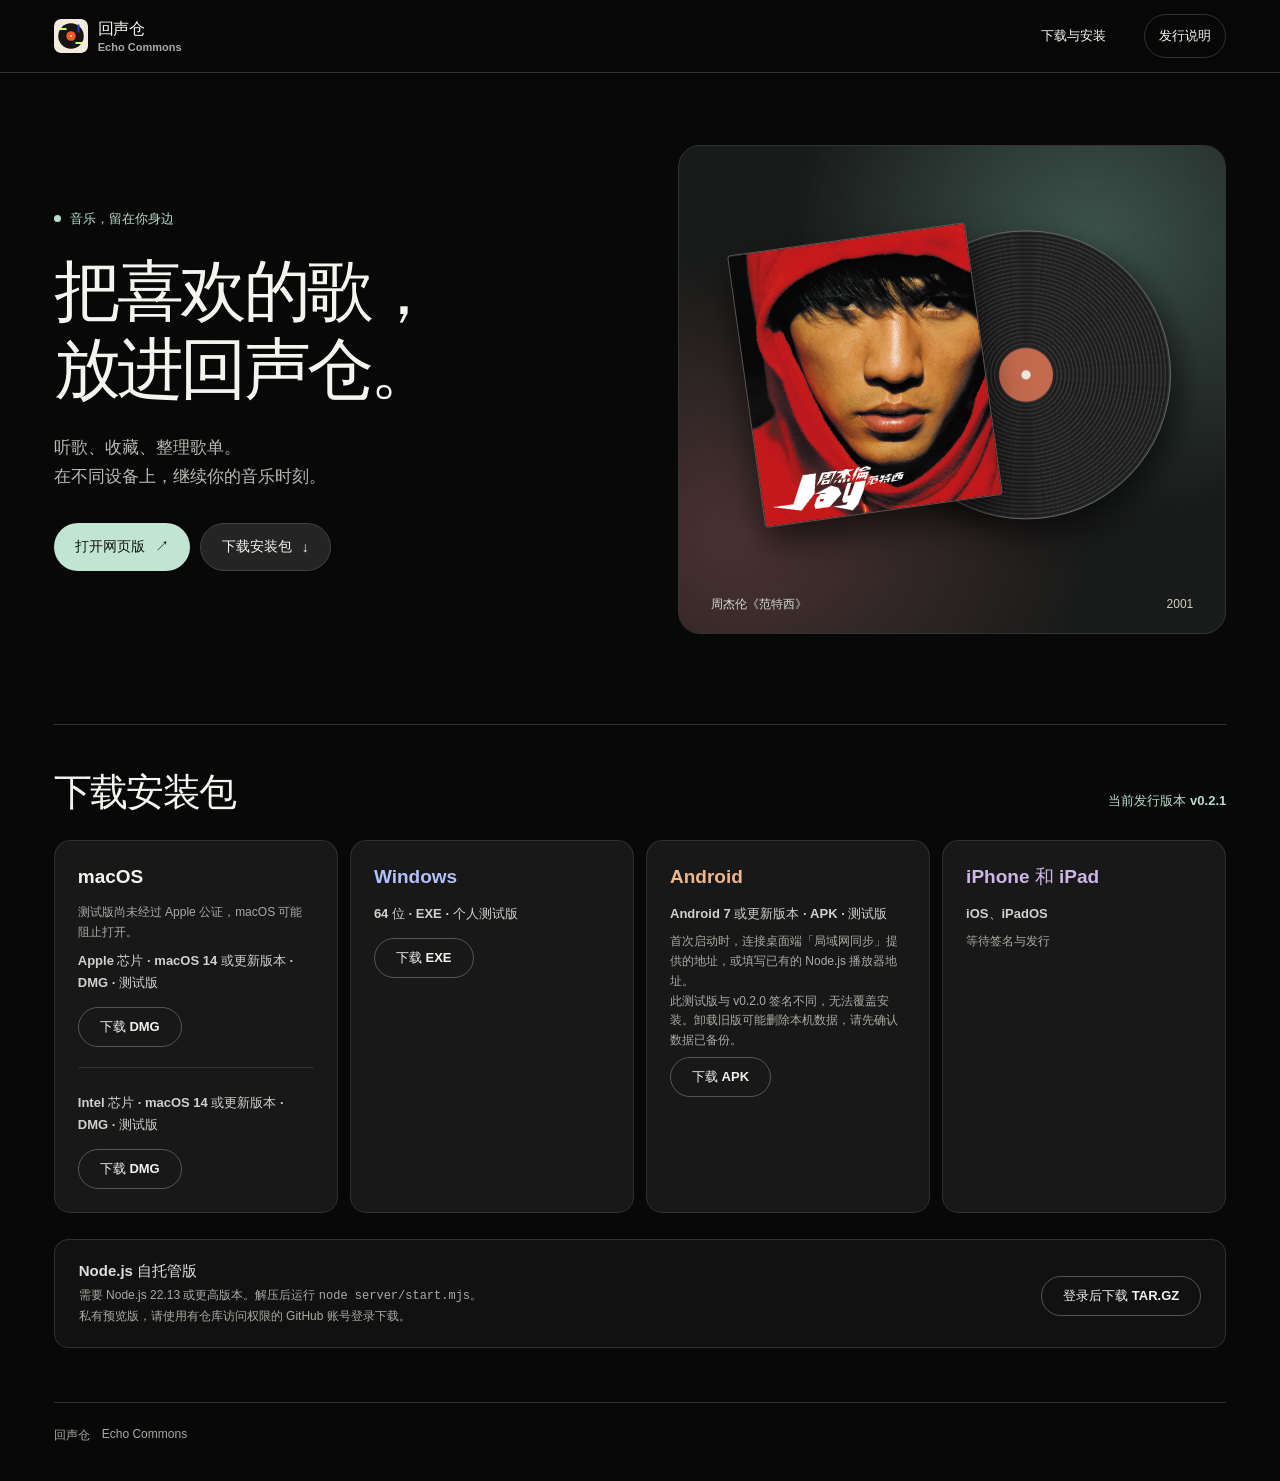
<file: docs/index.html>
<!doctype html>
<html lang="zh-CN">
<head>
  <meta charset="utf-8">
  <meta name="viewport" content="width=device-width, initial-scale=1">
  <meta name="theme-color" content="#080808">
  <meta name="description" content="在浏览器直接打开回声仓，或下载 Windows、macOS 和 Android 安装包。">
  <title>回声仓｜官网与下载</title>
  <link rel="icon" href="./echo-commons-mark.svg" type="image/svg+xml">
  <link rel="stylesheet" href="./cd-scroll-top.css">
  <link rel="stylesheet" href="./site.css?v=4">
  <script type="module" src="./downloads.js?v=3"></script>
</head>
<body>
  <header class="site-header">
    <div class="site-bar page-width">
      <a class="brand" href="#top">
        <img src="./echo-commons-mark.svg" width="34" height="34" alt="">
        <span>回声仓<span class="brand-english" lang="en">Echo Commons</span></span>
      </a>
      <nav aria-label="官网导航">
        <a href="#install">下载与安装</a>
        <a class="header-player" href="https://github.com/leoLucks/echo-commons-downloads/releases/tag/v0.2.1">发行说明</a>
      </nav>
    </div>
  </header>

  <main class="page-width" id="top" tabindex="-1">
    <section class="hero" aria-labelledby="intro-title">
      <div class="hero-copy">
        <span class="hero-kicker">音乐，留在你身边</span>
        <h1 id="intro-title">把喜欢的歌，<br>放进回声仓。</h1>
        <p>听歌、收藏、整理歌单。<br>在不同设备上，继续你的音乐时刻。</p>
        <div class="hero-actions">
          <a class="button button-primary" href="./player/">打开网页版 <span aria-hidden="true">↗</span></a>
          <a class="button button-secondary" href="#install">下载安装包 <span aria-hidden="true">↓</span></a>
        </div>
      </div>
      <figure class="hero-art">
        <span class="album-disc" aria-hidden="true"></span>
        <div class="album-case">
          <img src="./fantasy.jpg" width="674" height="772" alt="周杰伦戴红色兜帽的照片" fetchpriority="high">
        </div>
        <figcaption><span>周杰伦《范特西》</span><time datetime="2001">2001</time></figcaption>
      </figure>
    </section>

    <section class="install" id="install" aria-labelledby="install-title">
      <div class="install-intro">
        <h2 id="install-title">下载安装包</h2>
        <p class="release-status" data-version hidden></p>
      </div>

      <ul class="platforms" aria-label="各平台软件包发行状态">
        <li>
          <h3>macOS</h3>
          <p>测试版尚未经过 Apple 公证，macOS 可能阻止打开。</p>
          <div class="platform-download" data-package="macos-arm64" data-extension="dmg">
            <p class="platform-system">Apple 芯片 · macOS 14 或更新版本 · DMG · 测试版</p>
            <a class="button button-download" hidden>下载 DMG</a>
            <p class="package-status">暂未发布</p>
          </div>
          <div class="platform-download" data-package="macos-x64" data-extension="dmg">
            <p class="platform-system">Intel 芯片 · macOS 14 或更新版本 · DMG · 测试版</p>
            <a class="button button-download" hidden>下载 DMG</a>
            <p class="package-status">暂未发布</p>
          </div>
        </li>
        <li>
          <h3>Windows</h3>
          <div class="platform-download" data-package="windows-x64" data-extension="exe">
            <p class="platform-system">64 位 · EXE · 个人测试版</p>
            <a class="button button-download" hidden>下载 EXE</a>
            <p class="package-status">暂未发布</p>
          </div>
        </li>
        <li>
          <h3>Android</h3>
          <div class="platform-download" data-package="android" data-extension="apk">
            <p class="platform-system">Android 7 或更新版本 · APK · 测试版</p>
            <p>首次启动时，连接桌面端「局域网同步」提供的地址，或填写已有的 Node.js 播放器地址。</p>
            <p>此测试版与 v0.2.0 签名不同，无法覆盖安装。卸载旧版可能删除本机数据，请先确认数据已备份。</p>
            <a class="button button-download" hidden>下载 APK</a>
            <p class="package-status">暂未发布</p>
          </div>
        </li>
        <li>
          <h3>iPhone 和 iPad</h3>
          <div class="platform-download">
            <p class="platform-system">iOS、iPadOS</p>
            <p class="package-status">等待签名与发行</p>
          </div>
        </li>
      </ul>
      <section class="node-release" aria-labelledby="node-release-title">
        <div>
          <h3 id="node-release-title">Node.js 自托管版</h3>
          <p>需要 Node.js 22.13 或更高版本。解压后运行 <code>node server/start.mjs</code>。</p>
          <p>私有预览版，请使用有仓库访问权限的 GitHub 账号登录下载。</p>
        </div>
        <a class="button button-download" href="https://github.com/login?return_to=%2FleoLucks%2Fecho-commons%2Freleases%2Fdownload%2Fv0.2.1%2Fecho-commons-node.tar.gz">登录后下载 TAR.GZ</a>
      </section>
    </section>
  </main>

  <footer class="page-width"><span>回声仓</span><span lang="en">Echo Commons</span></footer>
  <button class="record-top cd-scroll-button" type="button" aria-label="回到顶部" title="回到顶部" hidden>
    <span class="cd-scroll-deck" aria-hidden="true">
      <span class="cd-scroll-face"></span>
      <span class="cd-scroll-front"></span>
      <span class="cd-scroll-platter">
        <span class="cd-scroll-disc"><span class="cd-scroll-record"></span></span>
        <span class="cd-scroll-hub"></span>
      </span>
      <span class="cd-scroll-needle">
        <span class="cd-scroll-arm">
          <span class="cd-scroll-cartridge"><span class="cd-scroll-stylus"></span></span>
        </span>
      </span>
    </span>
  </button>
</body>
</html>
</file>
<file: docs/cd-scroll-top.css>
.cd-scroll-button {
  position: relative;
  isolation: isolate;
  box-sizing: border-box;
  width: calc(var(--cd-size, 48px) + 24px);
  height: calc(var(--cd-size, 48px) + 8px);
  padding: 0;
  color: #15130f;
  cursor: pointer;
  border-radius: 10px;
  border: 0;
  background: transparent;
  perspective: 130px;
  perspective-origin: 50% calc(100% + 58px);
  transition: transform 150ms ease;
}

.cd-scroll-deck {
  position: absolute;
  inset: 3px 5px 9px;
  pointer-events: none;
  transform-style: preserve-3d;
  --turntable-depth: 10px;
  --record-period: 1.8s;
}

.cd-scroll-face {
  position: absolute;
  inset: 0;
  background: linear-gradient(155deg, #f7ebd7, #d9c5a5);
  border: 1px solid #a99475;
  border-radius: 3px;
  box-shadow: inset 0 1px #fff5df;
}

.cd-scroll-face::after {
  position: absolute;
  right: 10%;
  bottom: 15%;
  width: 13%;
  height: 9%;
  border-radius: 2px;
  background: linear-gradient(90deg, #40372c 0 58%, #b0956e 58%);
  box-shadow: 0 1px 0 #fff1d9;
  content: '';
}

.cd-scroll-front {
  position: absolute;
  inset: 100% 0 auto;
  height: var(--turntable-depth);
  border-radius: 0 0 2px 2px;
  background: linear-gradient(#a67b58 1px, #855c40 1px 3px, #765037 3px 70%, #5d3f2e 70%);
  box-shadow: 1px 3px 5px #15130f80;
  transform: rotateX(-90deg);
  transform-origin: top;
}

.cd-scroll-front::after {
  position: absolute;
  top: 36%;
  right: 11%;
  width: 3px;
  height: 2px;
  border-radius: 50%;
  background: #d9ff68;
  content: '';
}

.cd-scroll-platter {
  position: absolute;
  top: 7%;
  left: 6%;
  height: 86%;
  aspect-ratio: 1;
  border: 1px solid #333330;
  border-radius: 50%;
  background: #817a6e;
  box-shadow: 0 2px 0 #312b25, 1px 3px 3px #2019117a;
  transform: translateZ(1px);
  transform-style: preserve-3d;
}

.cd-scroll-disc {
  position: absolute;
  inset: 0;
  transform: translateZ(1px) rotate(calc(var(--cd-scroll-offset, 0) * .5625deg));
  transform-style: preserve-3d;
}

.cd-scroll-record {
  position: absolute;
  inset: 0;
  border-radius: 50%;
  background: url('./echo-commons-mark.svg') center / 133.333% no-repeat;
  box-shadow: inset 0 0 0 1px #726854;
  animation: cd-scroll-spin var(--record-period) linear infinite paused;
}

.cd-scroll-album-record {
  background: #181614;
}

.cd-scroll-record-cover.artwork-small {
  position: absolute;
  inset: 0;
  width: 100%;
  min-width: 0;
  height: 100%;
  border-radius: 50%;
}

.cd-scroll-record::before,
.cd-scroll-record::after {
  position: absolute;
  inset: 0;
  z-index: 1;
  border-radius: inherit;
  mask: radial-gradient(closest-side, transparent 37%, #000 43% 95%, transparent 100%);
  content: '';
}

.cd-scroll-record::before {
  background: repeating-radial-gradient(circle, #090807a8 0 .5px, #e8e1d963 .55px 1px, transparent 1.05px 2.2px);
}

.cd-scroll-record::after {
  background: conic-gradient(from 12deg, transparent 0 6%, #f2e8cd40 15%, transparent 25% 51%, #b9cde63c 60%, transparent 74%);
}

.cd-scroll-engaged .cd-scroll-record {
  animation-play-state: running;
}

@keyframes cd-scroll-spin {
  0% { transform: translate3d(.8px, 0, 0) rotateX(0deg) rotateY(-3deg) rotate(0turn); }
  25% { transform: translate3d(0, -.55px, .8px) rotateX(3deg) rotateY(0deg) rotate(.25turn); }
  50% { transform: translate3d(-.8px, 0, 0) rotateX(0deg) rotateY(3deg) rotate(.5turn); }
  75% { transform: translate3d(0, .55px, -.65px) rotateX(-3deg) rotateY(0deg) rotate(.75turn); }
  100% { transform: translate3d(.8px, 0, 0) rotateX(0deg) rotateY(-3deg) rotate(1turn); }
}

.cd-scroll-needle {
  position: absolute;
  top: 15%;
  right: 10%;
  width: 10px;
  aspect-ratio: 1;
  border-radius: 50%;
  background: radial-gradient(circle, #e6dac5 0 25%, #4a4236 27% 54%, #9b8c76 56% 68%, #373127 70%);
  box-shadow: 0 2px 0 #49392a;
  transform: translateZ(1.5px);
  transform-style: preserve-3d;
}

.cd-scroll-arm {
  position: absolute;
  top: 3px;
  left: 4px;
  width: 3px;
  height: var(--cd-arm-length, 18px);
  background: linear-gradient(90deg, #716551, #fff2db 55%, #b2a08a);
  border-radius: 2px;
  box-shadow: 0 0 0 .5px #312b21, 1px 2px 2px #15130f65;
  transform: translateZ(5px) rotate(-14deg);
  transform-origin: 50% 2px;
  transform-style: preserve-3d;
  transition: transform 240ms ease-in-out;
}

.cd-scroll-engaged .cd-scroll-arm {
  transform: translateZ(3px) rotate(calc(var(--cd-needle-start, 20deg) + var(--cd-groove-position, 0) * var(--cd-needle-sweep, 19deg)));
}

.cd-scroll-cartridge {
  position: absolute;
  bottom: -1px;
  right: 0;
  width: var(--cd-cartridge-length, 10px);
  height: 3px;
  background: linear-gradient(90deg, #342c25 0 42%, #d6c5ab 42%);
  border-radius: 2px;
  box-shadow: 0 0 0 .5px #312b21;
  transform: translateZ(-1.4px) rotate(-34deg);
  transform-origin: right center;
  transform-style: preserve-3d;
  animation: cd-scroll-cartridge-float var(--record-period) linear infinite paused;
}

.cd-scroll-cartridge::before {
  position: absolute;
  inset: 1px auto auto 1.6px;
  width: 1px;
  height: 1px;
  border-radius: 50%;
  background: #f0d6a9;
  content: '';
}

.cd-scroll-engaged .cd-scroll-cartridge {
  animation-play-state: running;
}

@keyframes cd-scroll-cartridge-float {
  0%, 100% { transform: translate3d(.38px, 0, -1.05px) rotate(-34deg); }
  25% { transform: translate3d(0, -.45px, -.55px) rotate(-31.5deg); }
  50% { transform: translate3d(-.38px, 0, -1.55px) rotate(-34deg); }
  75% { transform: translate3d(0, .45px, -2px) rotate(-36.5deg); }
}

.cd-scroll-stylus {
  position: absolute;
  left: -1.8px;
  top: 55%;
  width: 3.2px;
  height: 1px;
  border-radius: 1px;
  background: linear-gradient(90deg, #ffe9bd 36%, #a78b64 36% 76%, #4f4030 76%);
  box-shadow: 0 0 0 .35px #342c2580;
  transform: translateZ(-.6px) rotate(12deg);
  transform-origin: right center;
}

.cd-scroll-engaged .cd-scroll-stylus {
  animation: cd-scroll-needle-wobble 530ms linear infinite;
}

@keyframes cd-scroll-needle-wobble {
  0%, 100% { transform: translateZ(-.6px) rotate(12deg); }
  19% { transform: translate3d(-.15px, .38px, -.72px) rotate(20deg); }
  42% { transform: translate3d(.28px, -.26px, -.5px) rotate(4deg); }
  67% { transform: translate3d(-.22px, .46px, -.74px) rotate(23deg); }
  81% { transform: translate3d(.15px, -.19px, -.53px) rotate(8deg); }
}

.cd-scroll-hub {
  position: absolute;
  top: 50%;
  left: 50%;
  width: 35%;
  aspect-ratio: 1;
  border-radius: 50%;
  background: #f05a28;
  transform: translate(-50%, -50%) translateZ(2px);
}

.cd-scroll-hub::before,
.cd-scroll-hub::after {
  position: absolute;
  left: 50%;
  content: '';
}

.cd-scroll-hub::before {
  top: 26%;
  width: 1.5px;
  height: 50%;
  border-radius: 1px;
  background: currentColor;
  transform: translateX(-50%);
}

.cd-scroll-hub::after {
  top: 26%;
  width: 43%;
  aspect-ratio: 1;
  border-top: 1.5px solid currentColor;
  border-left: 1.5px solid currentColor;
  transform: translateX(-50%) rotate(45deg);
}

@media (hover: hover) {
  .cd-scroll-button:hover { transform: translateY(-2px); }
}

.cd-scroll-button:active { transform: scale(.95); }

@media (prefers-reduced-motion: reduce) {
  .cd-scroll-disc { transform: translateZ(1px); }
  .cd-scroll-record,
  .cd-scroll-cartridge,
  .cd-scroll-engaged .cd-scroll-stylus { animation: none; }
  .cd-scroll-button,
  .cd-scroll-arm { transition: none; }
  .cd-scroll-button:hover,
  .cd-scroll-button:active { transform: none; }
}
</file>
<file: docs/site.css>
:root {
  color-scheme: light;
  --paper: #f6f6f2;
  --ink: #161b25;
  --muted: #555d6b;
  --rule: #d5d8d9;
  --blue: #1948cf;
  --deep-blue: #1339a5;
  --wash: #e9edf8;
  --gutter: clamp(20px, 4.2vw, 64px);
  --bar-height: 72px;
  color: var(--ink);
  background: var(--paper);
  font-family: "Avenir Next", "PingFang SC", "Noto Sans CJK SC", "Microsoft YaHei", sans-serif;
  font-synthesis: none;
}

*, *::before, *::after { box-sizing: border-box; }

html {
  scroll-behavior: smooth;
  scroll-padding-top: calc(var(--bar-height) + 24px);
}

body { margin: 0; }
a { color: inherit; text-decoration: none; }
button { font: inherit; }
img { display: block; }
[hidden] { display: none !important; }

:focus-visible {
  outline: 2px solid var(--blue);
  outline-offset: 4px;
}

.page-width {
  width: min(1240px, calc(100% - 2 * var(--gutter)));
  margin-inline: auto;
}

.site-header {
  position: sticky;
  top: 0;
  z-index: 2;
  border-bottom: 1px solid var(--rule);
  background: var(--paper);
}

.site-bar {
  min-height: var(--bar-height);
  display: flex;
  align-items: center;
  justify-content: space-between;
  gap: 12px;
}

.brand {
  display: inline-flex;
  align-items: center;
  gap: 10px;
  min-height: 44px;
  font-size: 16px;
  font-weight: 750;
  letter-spacing: -.035em;
  white-space: nowrap;
}

.brand-english {
  display: block;
  margin-top: 2px;
  color: var(--muted);
  font-size: 11px;
  font-weight: 550;
  letter-spacing: 0;
  line-height: 1;
}

.site-bar nav {
  display: flex;
  align-items: center;
  gap: clamp(13px, 3vw, 38px);
  font-size: 13px;
  font-weight: 650;
  white-space: nowrap;
}

.site-bar nav a {
  display: inline-flex;
  align-items: center;
  min-height: 44px;
}

.site-bar nav a:hover { color: var(--blue); }

.site-bar .header-player {
  padding-inline: 14px;
  border: 1px solid var(--rule);
  border-radius: 5px;
}

.site-bar .header-player:hover { border-color: var(--blue); }

.hero {
  display: grid;
  grid-template-columns: minmax(0, 4fr) minmax(0, 5fr);
  align-items: center;
  gap: clamp(24px, 5vw, 72px);
  padding-block: clamp(32px, 5vw, 70px) clamp(45px, 6.2vw, 92px);
}

.hero h1 {
  margin: 0;
  font-size: clamp(44px, 5.9vw, 95px);
  font-weight: 850;
  line-height: 1.08;
  letter-spacing: -.065em;
}

.hero p {
  margin: 23px 0 30px;
  color: var(--muted);
  font-size: clamp(15px, 1.5vw, 19px);
  line-height: 1.75;
}

.hero-actions {
  display: flex;
  align-items: center;
  flex-wrap: wrap;
  gap: 8px 17px;
}

.button {
  min-height: 48px;
  display: inline-flex;
  align-items: center;
  justify-content: center;
  gap: 10px;
  padding-inline: 17px;
  border-radius: 5px;
  font-size: 14px;
  font-weight: 700;
  white-space: nowrap;
}

.button-primary { color: white; background: #942920; }
.button-primary:hover { background: #771e18; }

.play-mark {
  width: 0;
  height: 0;
  border-top: 5px solid transparent;
  border-bottom: 5px solid transparent;
  border-left: 8px solid currentColor;
}

.button-plain { padding-inline: 6px; }
.button-plain:hover { color: var(--blue); }

.hero-art {
  position: relative;
  aspect-ratio: 4 / 3;
  margin: 0;
  overflow: hidden;
  background: radial-gradient(ellipse at 25% 20%, #703a32, #3c2224 49%, #1b171b 93%);
  border-radius: 4px;
}

.album-case,
.album-disc {
  position: absolute;
  top: 46%;
}

.album-case {
  left: 11%;
  width: 49%;
  padding: 2px 2px 2px 5px;
  transform: translateY(-50%) rotate(-7deg);
  border: 1px solid #dcc7bd8a;
  border-radius: 2px;
  background: #211a1b;
  box-shadow: 4px 9px 19px #0c070aa8, inset 1px 0 1px #ffffff57;
}

.album-case img { width: 100%; height: auto; }

.album-disc {
  left: 37%;
  width: 52%;
  aspect-ratio: 1;
  transform: translateY(-50%);
  border: 1px solid #edf0e391;
  border-radius: 50%;
  background:
    radial-gradient(circle, #3c2528 0 7%, #ede8ded9 7.3% 11%, #4f444975 11.5% 12%, transparent 12.5% 23%, #3e323740 23.3% 24%, transparent 24.4% 96%, #9b908e 97%),
    conic-gradient(from -48deg, #77706f, #dad6d4 57deg, #f5e4d2 91deg, #c8bfc4 121deg, #81878e 148deg, #d3c1c2 174deg, #776c70 203deg, #e7e1d9 253deg, #8e8081 283deg, #e2ded6 316deg, #77706f);
  box-shadow: 7px 11px 23px #10090ca3;
}

.hero-art figcaption {
  position: absolute;
  inset-inline: clamp(12px, 2.6vw, 32px);
  bottom: clamp(8px, 2vw, 20px);
  display: flex;
  justify-content: space-between;
  gap: 12px;
  color: #ece9df;
  font-size: 12px;
  line-height: 1.3;
}

.hero-art time { color: #d0cdbf; font-variant-numeric: tabular-nums; }

.install {
  border-top: 1px solid var(--rule);
  padding-block: 31px 37px;
}

.install-intro {
  display: flex;
  justify-content: space-between;
  align-items: baseline;
  flex-wrap: wrap;
  gap: 6px 20px;
  margin-bottom: 24px;
}

.install h2 {
  margin: 0;
  font-size: clamp(27px, 3vw, 40px);
  line-height: 1.2;
  letter-spacing: -.045em;
}

.install h3 { margin: 0; font-size: 18px; line-height: 1.4; }
.install p { margin: 0; color: var(--muted); font-size: 14px; line-height: 1.65; }

.node-release {
  display: flex;
  flex-wrap: wrap;
  align-items: center;
  justify-content: space-between;
  gap: 12px 24px;
  margin-bottom: 24px;
  padding: 16px 20px;
  border: 1px solid var(--rule);
  border-radius: 5px;
}

.node-release h3 { margin-bottom: 5px; }
.node-release .button-download { flex: 0 0 auto; }

.platforms {
  display: grid;
  grid-template-columns: repeat(3, minmax(0, 1fr));
  gap: 0;
  margin: 0 0 26px;
  padding: 0;
  border-block: 1px solid var(--rule);
  list-style: none;
}

.platforms li { padding: 20px clamp(14px, 2.5vw, 30px); }
.platforms li:nth-child(3n + 1) { padding-left: 0; }
.platforms li:not(:nth-child(3n + 1)) { border-left: 1px solid var(--rule); }
.platforms li:nth-child(n + 4) { border-top: 1px solid var(--rule); }
.platforms .platform-system { margin: 2px 0 8px; color: var(--deep-blue); font-weight: 650; }

.platform-download + .platform-download { margin-top: 14px; }
.install-intro .release-status { margin-top: 4px; font-size: 13px; font-weight: 650; }
.package-status { color: var(--muted); font-size: 13px; }
.button-download { color: var(--deep-blue); border: 1px solid #a4afd0; }
.button-download:hover { border-color: var(--blue); background: #f4f6fd; }

footer {
  display: flex;
  gap: 12px;
  padding-block: 19px 38px;
  border-top: 1px solid var(--rule);
  color: var(--muted);
  font-size: 12px;
}

.record-top {
  position: fixed;
  z-index: 1;
  right: var(--gutter);
  bottom: calc(16px + env(safe-area-inset-bottom));
}

@media (max-width: 760px) {
  :root { --bar-height: 63px; }

  .hero {
    grid-template-columns: minmax(0, 1fr);
    gap: 24px;
    padding-block: 29px 40px;
  }

  .hero h1 { font-size: clamp(45px, 10vw, 70px); }
  .hero p { margin: 14px 0 18px; }
  .install { padding-block: 23px 25px; }
  .install-intro { margin-bottom: 16px; }
  .platforms { grid-template-columns: minmax(0, 1fr); margin-bottom: 18px; }
  .platforms li { padding: 14px 0; }
  .platforms li:nth-child(n + 2) { border-left: 0; border-top: 1px solid var(--rule); }
  .platforms .platform-system { margin-bottom: 4px; }
  footer { padding-bottom: 70px; }
}

@media (max-width: 355px) {
  .brand-english { display: none; }
  .site-bar nav { gap: 10px; }
  .site-bar .header-player { padding-inline: 9px; }
}

@media (prefers-reduced-motion: reduce) {
  html { scroll-behavior: auto; }
}

/* 回声仓官网：以播放器的黑胶界面为基础。 */
:root {
  color-scheme: dark;
  --paper: #080808;
  --ink: #f5f4f0;
  --muted: #aaa9a4;
  --rule: #30302e;
  --blue: #b8dcca;
  --deep-blue: #d4d3ce;
  --wash: #181818;
}

body { background: var(--paper); }
.site-header { background: #080808ed; backdrop-filter: blur(16px); }
.brand img { border-radius: 7px; }
.site-bar .header-player { border-radius: 999px; }
.site-bar nav a:hover { color: #fff; }
.hero { grid-template-columns: 1fr 1fr; min-height: 590px; gap: clamp(32px, 6vw, 96px); padding-block: 72px 90px; }
.hero-kicker { display: inline-flex; align-items: center; gap: 9px; color: #b8dcca; font-size: 13px; font-weight: 650; }
.hero-kicker::before { width: 7px; height: 7px; background: #b8dcca; border-radius: 50%; content: ''; }
.hero h1 { margin-top: 24px; font-size: clamp(48px, 5.2vw, 76px); letter-spacing: -.055em; line-height: 1.18; }
.hero p { margin: 24px 0 32px; color: #b9b9b5; font-size: clamp(15px, 1.3vw, 18px); }
.hero-actions { gap: 10px; }
.button { border-radius: 999px; padding-inline: 21px; }
.button-primary { color: #101411; background: #c2e4d3; }
.button-primary:hover { background: #e0f3e9; }
.button-secondary { color: #f5f4f0; background: #242424; border: 1px solid #41413e; }
.button-secondary:hover { background: #333; }
.hero-art { aspect-ratio: 1.12; overflow: hidden; background: #191b1a; border: 1px solid #313431; border-radius: 22px; }
.hero-art::before { position: absolute; inset: 0; background: radial-gradient(ellipse at 75% 20%, #3e554c, transparent 51%), radial-gradient(ellipse at 12% 80%, #4b3232, transparent 50%); content: ''; }
.album-case { z-index: 1; top: 47%; left: 12%; width: 44%; padding: 0; overflow: hidden; transform: translateY(-50%) rotate(-8deg); border: 1px solid #ffffff40; border-radius: 4px; box-shadow: 0 16px 35px #0009; }
.album-case img { width: 100%; }
.album-disc { top: 47%; left: 37%; width: 53%; border: 1px solid #646865; background: radial-gradient(circle, #eeeade 0 2%, #c36a4e 2.5% 13%, #272727 13.5% 14%, transparent 14.5%), repeating-radial-gradient(circle, #1c1d1c 0 2px, #343634 3px 4px); box-shadow: 9px 13px 32px #0009; }
.hero-art figcaption { bottom: 21px; color: #d5ddd6; }
.hero-art figcaption span:last-child { color: #a2b3a6; }
.install { padding-block: 44px 54px; }
.install-intro { margin-bottom: 25px; }
.install h2 { font-size: clamp(30px, 3vw, 40px); }
.release-status { color: #b8dcca !important; }
.platforms { grid-template-columns: repeat(4, minmax(0, 1fr)); gap: 12px; border: 0; }
.platforms li, .platforms li:nth-child(3n + 1), .platforms li:not(:nth-child(3n + 1)), .platforms li:nth-child(n + 4) { padding: 23px; background: #181818; border: 1px solid #30302e; border-radius: 16px; }
.platforms li h3 { margin-bottom: 12px; color: #f3f2ef; font-size: 19px; }
.platforms li:nth-child(2) h3 { color: #b3c1fb; }
.platforms li:nth-child(3) h3 { color: #edb78b; }
.platforms li:nth-child(4) h3 { color: #cdb6e6; }
.platforms .platform-system { margin: 8px 0; color: #d1d0cc; font-size: 13px; }
.platforms li > p, .platform-download > p:not(.platform-system) { color: #aaa9a4; font-size: 12px; }
.platform-download + .platform-download { margin-top: 20px; padding-top: 16px; border-top: 1px solid #30302e; }
.button-download { min-height: 40px; margin-top: 6px; color: #f1f0ed; border: 1px solid #555550; font-size: 13px; }
.button-download:hover { color: #101411; border-color: #c2e4d3; background: #c2e4d3; }
.node-release { padding: 20px 24px; margin: 20px 0 0; background: #111; border: 1px solid #30302e; border-radius: 14px; }
.node-release h3 { color: #ddd; font-size: 15px; }
.node-release p { font-size: 12px; }
footer { padding-top: 24px; }

@media (max-width: 1000px) {
  .platforms { grid-template-columns: repeat(2, minmax(0, 1fr)); }
}

@media (max-width: 760px) {
  .hero { min-height: 0; grid-template-columns: 1fr; gap: 30px; padding-block: 38px 50px; }
  .hero h1 { margin-top: 18px; font-size: clamp(43px, 10vw, 62px); }
  .hero p { margin: 18px 0 25px; }
  .hero-art { aspect-ratio: 1.22; border-radius: 16px; }
  .install { padding-top: 33px; }
  .platforms { grid-template-columns: 1fr; gap: 10px; }
  .platforms li, .platforms li:nth-child(3n + 1), .platforms li:not(:nth-child(3n + 1)), .platforms li:nth-child(n + 4) { padding: 20px; }
  .node-release { padding: 18px 20px; }
}
</file>
